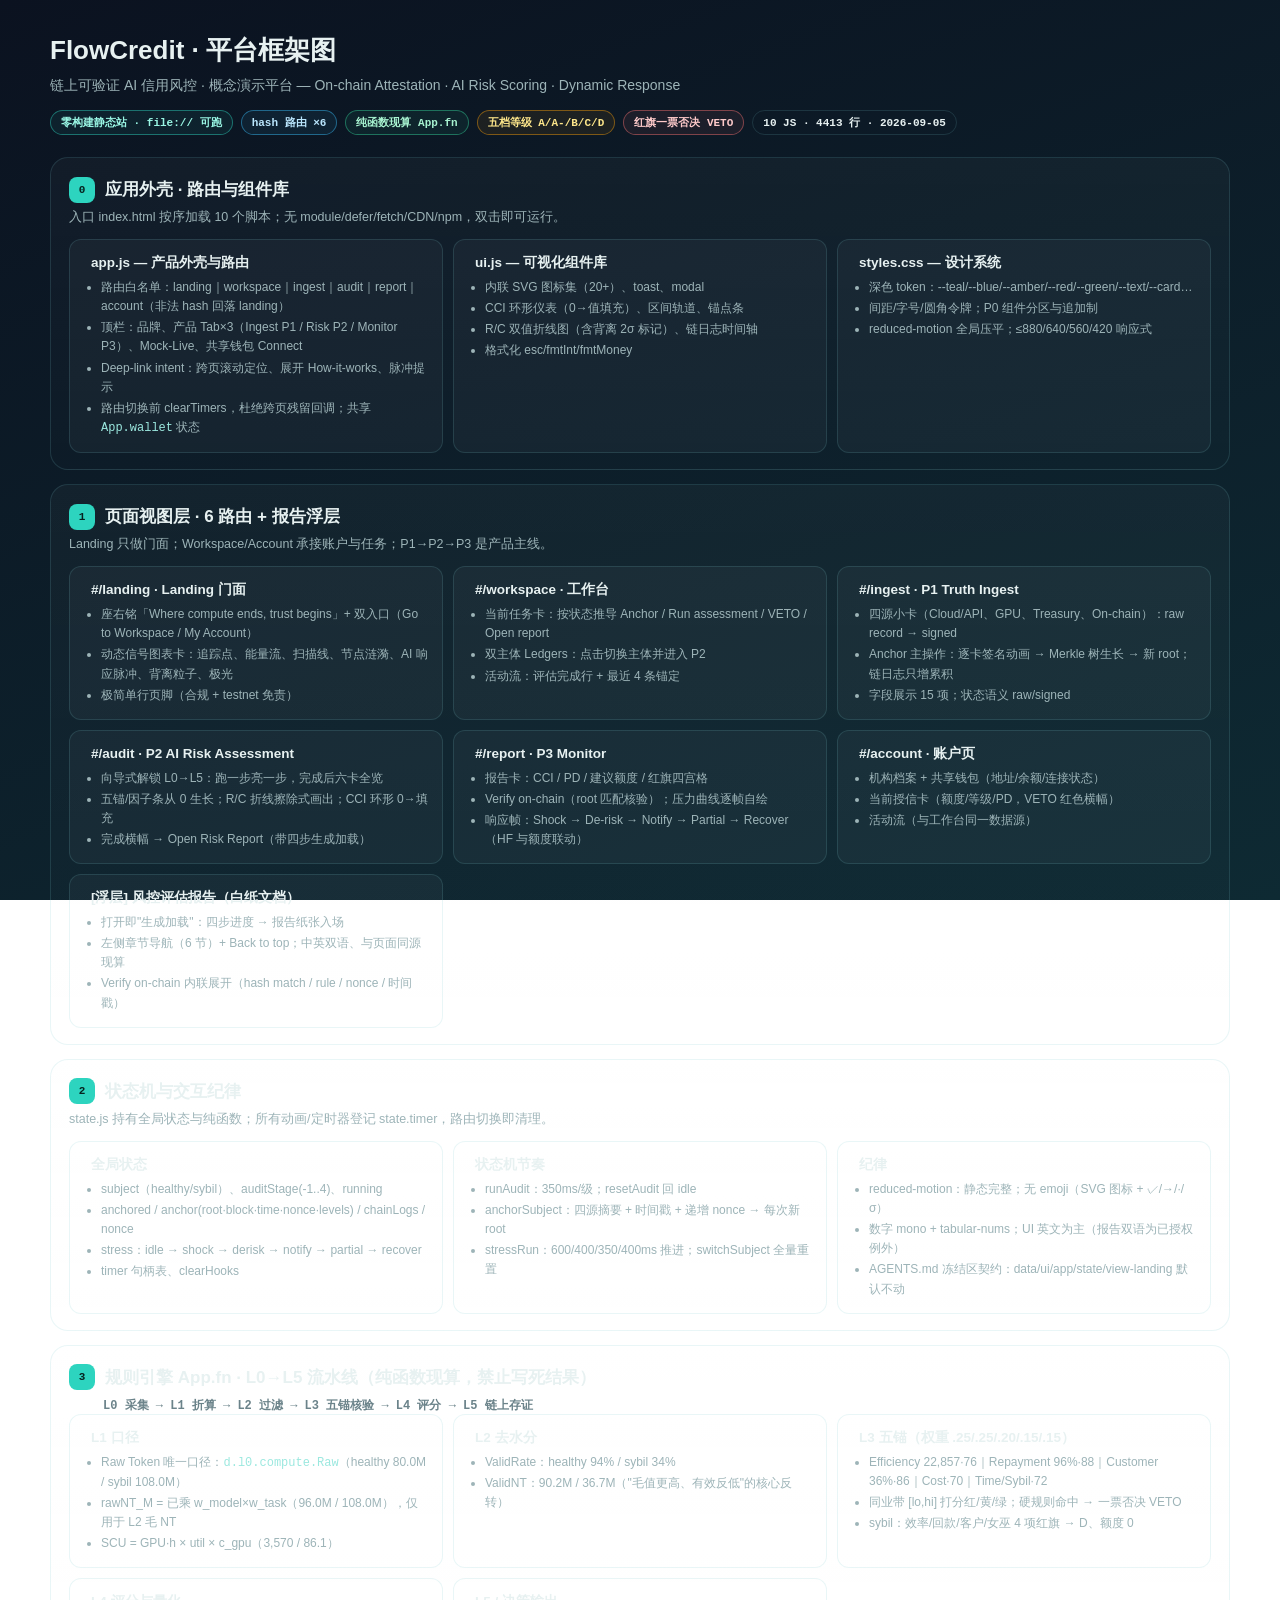
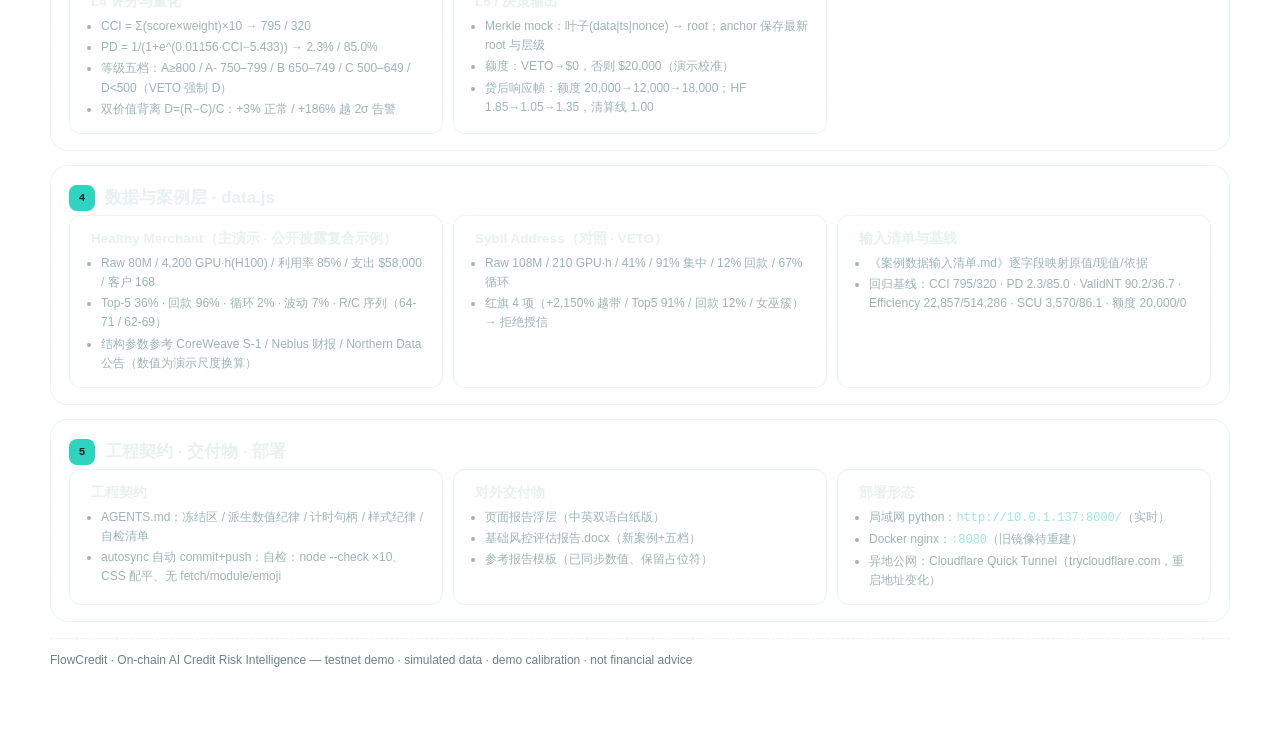
<file: docs/FlowCredit-平台框架图.html>
<!DOCTYPE html>
<html lang="zh-CN">
<head>
<meta charset="utf-8">
<meta name="viewport" content="width=device-width,initial-scale=1">
<title>FlowCredit · 平台框架图</title>
<style>
  :root{--bg:#0B1220;--card:rgba(255,255,255,.035);--line:rgba(120,200,205,.16);
    --teal:#2DD4BF;--blue:#38BDF8;--amber:#F59E0B;--red:#F87171;--green:#34D399;
    --text:#E7F1F1;--text2:#9DB4B8;--text3:#6b838a;--mono:ui-monospace,"SF Mono",Menlo,Consolas,monospace}
  *{box-sizing:border-box}
  body{margin:0;background:linear-gradient(160deg,#0B1220 0%,#0E2A33 100%) fixed;
    color:var(--text);font:14px/1.6 -apple-system,"PingFang SC","Microsoft YaHei",sans-serif;padding:26px 16px 60px}
  .wrap{max-width:1180px;margin:0 auto}
  h1{margin:4px 0 2px;font-size:26px}
  .sub{color:var(--text2);margin:0 0 14px}
  .meta{display:flex;flex-wrap:wrap;gap:8px;margin:10px 0 22px}
  .tag{font:600 11px var(--mono);padding:4px 10px;border-radius:999px;border:1px solid var(--line)}
  .tag.t{color:#99F6E4;border-color:rgba(45,212,191,.45);background:rgba(45,212,191,.07)}
  .tag.b{color:#BAE6FD;border-color:rgba(56,189,248,.45);background:rgba(56,189,248,.07)}
  .tag.a{color:#FDE68A;border-color:rgba(245,158,11,.45);background:rgba(245,158,11,.07)}
  .tag.r{color:#FECACA;border-color:rgba(248,113,113,.45);background:rgba(248,113,113,.07)}
  .tag.g{color:#A7F3D0;border-color:rgba(52,211,153,.45);background:rgba(52,211,153,.07)}
  .layer{position:relative;border:1px solid var(--line);border-radius:18px;
    background:linear-gradient(180deg,rgba(255,255,255,.03),rgba(255,255,255,.008));
    padding:18px 18px 16px;margin:0 0 14px}
  .layer h2{margin:0 0 4px;font-size:17px;display:flex;align-items:center;gap:10px;flex-wrap:wrap}
  .layer h2 .idx{font:700 11px var(--mono);color:#06231f;background:var(--teal);
    width:26px;height:26px;border-radius:8px;display:inline-flex;align-items:center;justify-content:center}
  .layer-desc{color:var(--text2);font-size:12.5px;margin:0 0 12px}
  .grid{display:grid;grid-template-columns:repeat(auto-fit,minmax(300px,1fr));gap:10px}
  .mod{background:var(--card);border:1px solid var(--line);border-radius:12px;padding:12px 14px}
  .mod .mt{font-weight:750;font-size:13.5px;display:flex;align-items:center;gap:7px;margin-bottom:4px}
  .mod .mt .d{width:8px;height:8px;border-radius:50%;flex:none}
  .mod ul{margin:4px 0 0;padding-left:17px;color:var(--text2);font-size:12px}
  .mod li{margin:2px 0}
  .mono{font-family:var(--mono);color:#9BE8DF}
  .num{font-variant-numeric:tabular-nums}
  .flow{display:flex;align-items:center;gap:8px;flex-wrap:wrap;font:700 12px var(--mono);color:var(--text3);padding:2px 0 0 34px}
  .flow b{color:var(--teal)}
  .warn{font-size:11px;color:var(--text3)}
  .foot{margin-top:16px;color:var(--text3);font-size:12px;border-top:1px dashed var(--line);padding-top:12px}
  .d-teal{background:var(--teal)} .d-blue{background:var(--blue)} .d-amber{background:var(--amber)}
  .d-red{background:var(--red)} .d-green{background:var(--green)} .d-gray{background:#64748B}
</style>
</head>
<body><div class="wrap">
  <h1>FlowCredit · 平台框架图</h1>
  <p class="sub">链上可验证 AI 信用风控 · 概念演示平台 — On-chain Attestation · AI Risk Scoring · Dynamic Response</p>
  <div class="meta">
    <span class="tag t">零构建静态站 · file:// 可跑</span>
    <span class="tag b">hash 路由 ×6</span>
    <span class="tag g">纯函数现算 App.fn</span>
    <span class="tag a">五档等级 A/A-/B/C/D</span>
    <span class="tag r">红旗一票否决 VETO</span>
    <span class="tag">10 JS · 4413 行 · 2026-09-05</span>
  </div>

  <section class="layer">
    <h2><span class="idx">0</span>应用外壳 · 路由与组件库</h2>
    <p class="layer-desc">入口 index.html 按序加载 10 个脚本；无 module/defer/fetch/CDN/npm，双击即可运行。</p>
    <div class="grid">
      <div class="mod"><div class="mt"><i class="d-teal"></i>app.js — 产品外壳与路由</div>
        <ul><li>路由白名单：landing｜workspace｜ingest｜audit｜report｜account（非法 hash 回落 landing）</li>
        <li>顶栏：品牌、产品 Tab×3（Ingest P1 / Risk P2 / Monitor P3）、Mock-Live、共享钱包 Connect</li>
        <li>Deep-link intent：跨页滚动定位、展开 How-it-works、脉冲提示</li>
        <li>路由切换前 clearTimers，杜绝跨页残留回调；共享 <span class="mono">App.wallet</span> 状态</li></ul></div>
      <div class="mod"><div class="mt"><i class="d-blue"></i>ui.js — 可视化组件库</div>
        <ul><li>内联 SVG 图标集（20+）、toast、modal</li><li>CCI 环形仪表（0→值填充）、区间轨道、锚点条</li>
        <li>R/C 双值折线图（含背离 2σ 标记）、链日志时间轴</li><li>格式化 esc/fmtInt/fmtMoney</li></ul></div>
      <div class="mod"><div class="mt"><i class="d-amber"></i>styles.css — 设计系统</div>
        <ul><li>深色 token：--teal/--blue/--amber/--red/--green/--text/--card…</li>
        <li>间距/字号/圆角令牌；P0 组件分区与追加制</li><li>reduced-motion 全局压平；≤880/640/560/420 响应式</li></ul></div>
    </div>
  </section>

  <section class="layer">
    <h2><span class="idx">1</span>页面视图层 · 6 路由 + 报告浮层</h2>
    <p class="layer-desc">Landing 只做门面；Workspace/Account 承接账户与任务；P1→P2→P3 是产品主线。</p>
    <div class="grid">
      <div class="mod"><div class="mt"><i class="d-gray"></i>#/landing · Landing 门面</div>
        <ul><li>座右铭「Where compute ends, trust begins」+ 双入口（Go to Workspace / My Account）</li>
        <li>动态信号图表卡：追踪点、能量流、扫描线、节点涟漪、AI 响应脉冲、背离粒子、极光</li>
        <li>极简单行页脚（合规 + testnet 免责）</li></ul></div>
      <div class="mod"><div class="mt"><i class="d-blue"></i>#/workspace · 工作台</div>
        <ul><li>当前任务卡：按状态推导 Anchor / Run assessment / VETO / Open report</li>
        <li>双主体 Ledgers：点击切换主体并进入 P2</li><li>活动流：评估完成行 + 最近 4 条锚定</li></ul></div>
      <div class="mod"><div class="mt"><i class="d-green"></i>#/ingest · P1 Truth Ingest</div>
        <ul><li>四源小卡（Cloud/API、GPU、Treasury、On-chain）：raw record → signed</li>
        <li>Anchor 主操作：逐卡签名动画 → Merkle 树生长 → 新 root；链日志只增累积</li>
        <li>字段展示 15 项；状态语义 raw/signed</li></ul></div>
      <div class="mod"><div class="mt"><i class="d-amber"></i>#/audit · P2 AI Risk Assessment</div>
        <ul><li>向导式解锁 L0→L5：跑一步亮一步，完成后六卡全览</li>
        <li>五锚/因子条从 0 生长；R/C 折线擦除式画出；CCI 环形 0→填充</li>
        <li>完成横幅 → Open Risk Report（带四步生成加载）</li></ul></div>
      <div class="mod"><div class="mt"><i class="d-red"></i>#/report · P3 Monitor</div>
        <ul><li>报告卡：CCI / PD / 建议额度 / 红旗四宫格</li>
        <li>Verify on-chain（root 匹配核验）；压力曲线逐帧自绘</li>
        <li>响应帧：Shock → De-risk → Notify → Partial → Recover（HF 与额度联动）</li></ul></div>
      <div class="mod"><div class="mt"><i class="d-teal"></i>#/account · 账户页</div>
        <ul><li>机构档案 + 共享钱包（地址/余额/连接状态）</li>
        <li>当前授信卡（额度/等级/PD，VETO 红色横幅）</li><li>活动流（与工作台同一数据源）</li></ul></div>
      <div class="mod"><div class="mt"><i class="d-green"></i>[浮层] 风控评估报告（白纸文档）</div>
        <ul><li>打开即"生成加载"：四步进度 → 报告纸张入场</li>
        <li>左侧章节导航（6 节）+ Back to top；中英双语、与页面同源现算</li>
        <li>Verify on-chain 内联展开（hash match / rule / nonce / 时间戳）</li></ul></div>
    </div>
  </section>

  <section class="layer">
    <h2><span class="idx">2</span>状态机与交互纪律</h2>
    <p class="layer-desc">state.js 持有全局状态与纯函数；所有动画/定时器登记 state.timer，路由切换即清理。</p>
    <div class="grid">
      <div class="mod"><div class="mt"><i class="d-blue"></i>全局状态</div>
        <ul><li>subject（healthy/sybil）、auditStage(-1..4)、running</li>
        <li>anchored / anchor(root·block·time·nonce·levels) / chainLogs / nonce</li>
        <li>stress：idle → shock → derisk → notify → partial → recover</li><li>timer 句柄表、clearHooks</li></ul></div>
      <div class="mod"><div class="mt"><i class="d-amber"></i>状态机节奏</div>
        <ul><li>runAudit：350ms/级；resetAudit 回 idle</li>
        <li>anchorSubject：四源摘要 + 时间戳 + 递增 nonce → 每次新 root</li>
        <li>stressRun：600/400/350/400ms 推进；switchSubject 全量重置</li></ul></div>
      <div class="mod"><div class="mt"><i class="d-red"></i>纪律</div>
        <ul><li>reduced-motion：静态完整；无 emoji（SVG 图标 + ✓/→/·/σ）</li>
        <li>数字 mono + tabular-nums；UI 英文为主（报告双语为已授权例外）</li>
        <li>AGENTS.md 冻结区契约：data/ui/app/state/view-landing 默认不动</li></ul></div>
    </div>
  </section>

  <section class="layer">
    <h2><span class="idx">3</span>规则引擎 App.fn · L0→L5 流水线（纯函数现算，禁止写死结果）</h2>
    <div class="flow">L0 采集 → L1 折算 → L2 过滤 → L3 五锚核验 → L4 评分 → L5 链上存证</div>
    <div class="grid">
      <div class="mod"><div class="mt"><i class="d-teal"></i>L1 口径</div>
        <ul><li>Raw Token 唯一口径：<span class="mono num">d.l0.compute.Raw</span>（healthy 80.0M / sybil 108.0M）</li>
        <li>rawNT_M = 已乘 w_model×w_task（96.0M / 108.0M），仅用于 L2 毛 NT</li>
        <li>SCU = GPU·h × util × c_gpu（3,570 / 86.1）</li></ul></div>
      <div class="mod"><div class="mt"><i class="d-green"></i>L2 去水分</div>
        <ul><li>ValidRate：healthy 94% / sybil 34%</li>
        <li>ValidNT：90.2M / 36.7M（"毛值更高、有效反低"的核心反转）</li></ul></div>
      <div class="mod"><div class="mt"><i class="d-amber"></i>L3 五锚（权重 .25/.25/.20/.15/.15）</div>
        <ul><li>Efficiency 22,857·76｜Repayment 96%·88｜Customer 36%·86｜Cost·70｜Time/Sybil·72</li>
        <li>同业带 [lo,hi] 打分红/黄/绿；硬规则命中 → 一票否决 VETO</li>
        <li>sybil：效率/回款/客户/女巫 4 项红旗 → D、额度 0</li></ul></div>
      <div class="mod"><div class="mt"><i class="d-red"></i>L4 评分与量化</div>
        <ul><li>CCI = Σ(score×weight)×10 → <span class="num">795 / 320</span></li>
        <li>PD = 1/(1+e^(0.01156·CCI−5.433)) → <span class="num">2.3% / 85.0%</span></li>
        <li>等级五档：A≥800 / A- 750–799 / B 650–749 / C 500–649 / D&lt;500（VETO 强制 D）</li>
        <li>双价值背离 D=(R−C)/C：+3% 正常 / +186% 越 2σ 告警</li></ul></div>
      <div class="mod"><div class="mt"><i class="d-blue"></i>L5 / 决策输出</div>
        <ul><li>Merkle mock：叶子(data|ts|nonce) → root；anchor 保存最新 root 与层级</li>
        <li>额度：VETO→$0，否则 $20,000（演示校准）</li>
        <li>贷后响应帧：额度 20,000→12,000→18,000；HF 1.85→1.05→1.35，清算线 1.00</li></ul></div>
    </div>
  </section>

  <section class="layer">
    <h2><span class="idx">4</span>数据与案例层 · data.js</h2>
    <div class="grid">
      <div class="mod"><div class="mt"><i class="d-green"></i>Healthy Merchant（主演示 · 公开披露复合示例）</div>
        <ul><li>Raw 80M / 4,200 GPU·h(H100) / 利用率 85% / 支出 $58,000 / 客户 168</li>
        <li>Top-5 36% · 回款 96% · 循环 2% · 波动 7% · R/C 序列（64-71 / 62-69）</li>
        <li>结构参数参考 CoreWeave S-1 / Nebius 财报 / Northern Data 公告（数值为演示尺度换算）</li></ul></div>
      <div class="mod"><div class="mt"><i class="d-red"></i>Sybil Address（对照 · VETO）</div>
        <ul><li>Raw 108M / 210 GPU·h / 41% / 91% 集中 / 12% 回款 / 67% 循环</li>
        <li>红旗 4 项（+2,150% 越带 / Top5 91% / 回款 12% / 女巫簇）→ 拒绝授信</li></ul></div>
      <div class="mod"><div class="mt"><i class="d-amber"></i>输入清单与基线</div>
        <ul><li>《案例数据输入清单.md》逐字段映射原值/现值/依据</li>
        <li>回归基线：CCI 795/320 · PD 2.3/85.0 · ValidNT 90.2/36.7 · Efficiency 22,857/514,286 · SCU 3,570/86.1 · 额度 20,000/0</li></ul></div>
    </div>
  </section>

  <section class="layer">
    <h2><span class="idx">5</span>工程契约 · 交付物 · 部署</h2>
    <div class="grid">
      <div class="mod"><div class="mt"><i class="d-gray"></i>工程契约</div>
        <ul><li>AGENTS.md：冻结区 / 派生数值纪律 / 计时句柄 / 样式纪律 / 自检清单</li>
        <li>autosync 自动 commit+push；自检：node --check ×10、CSS 配平、无 fetch/module/emoji</li></ul></div>
      <div class="mod"><div class="mt"><i class="d-blue"></i>对外交付物</div>
        <ul><li>页面报告浮层（中英双语白纸版）</li><li>基础风控评估报告.docx（新案例+五档）</li>
        <li>参考报告模板（已同步数值、保留占位符）</li></ul></div>
      <div class="mod"><div class="mt"><i class="d-teal"></i>部署形态</div>
        <ul><li>局域网 python：<span class="mono">http://10.0.1.137:8000/</span>（实时）</li>
        <li>Docker nginx：<span class="mono">:8080</span>（旧镜像待重建）</li>
        <li>异地公网：Cloudflare Quick Tunnel（trycloudflare.com，重启地址变化）</li></ul></div>
    </div>
  </section>

  <p class="foot">FlowCredit · On-chain AI Credit Risk Intelligence — testnet demo · simulated data · demo calibration · not financial advice</p>
</div></body>
</html>
</file>
